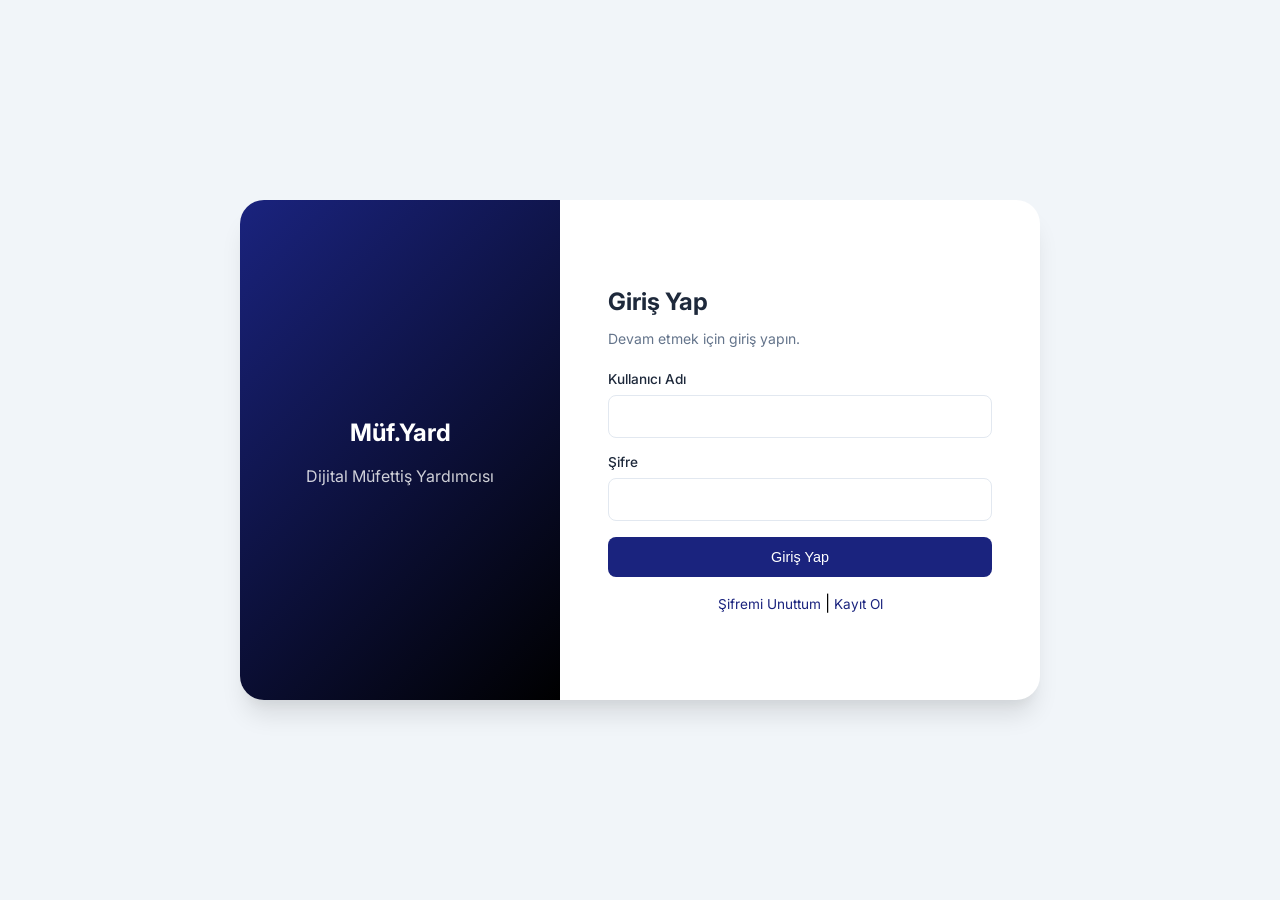
<file: auth_export.html>
<!DOCTYPE html>
<html lang="tr">

<head>
    <meta charset="UTF-8">
    <meta name="viewport" content="width=device-width, initial-scale=1.0">
    <title>Giriş Paneli - Müf.Yard</title>
    <link href="https://fonts.googleapis.com/css2?family=Inter:wght@300;400;500;600;700&display=swap" rel="stylesheet">
    <style>
        :root {
            --primary-color: #1a237e;
            --danger: #ef4444;
            --text-main: #1e293b;
            --text-secondary: #64748b;
            --bg-body: #f1f5f9;
        }

        body {
            font-family: 'Inter', sans-serif;
            margin: 0;
            background-color: var(--bg-body);
            display: flex;
            justify-content: center;
            align-items: center;
            height: 100vh;
        }

        .auth-card {
            display: flex;
            width: 800px;
            height: 500px;
            background: white;
            border-radius: 1.5rem;
            box-shadow: 0 20px 25px -5px rgba(0, 0, 0, 0.1), 0 10px 10px -5px rgba(0, 0, 0, 0.04);
            overflow: hidden;
        }

        .login-sidebar {
            width: 40%;
            background: linear-gradient(135deg, var(--primary-color) 0%, #000000 100%);
            display: flex;
            align-items: center;
            justify-content: center;
            padding: 2rem;
            color: white;
        }

        .login-main {
            width: 60%;
            padding: 3rem;
            display: flex;
            flex-direction: column;
            justify-content: center;
            overflow-y: auto;
        }

        h3 {
            margin-top: 0;
            margin-bottom: 0.5rem;
            color: var(--text-main);
            font-size: 1.5rem;
        }

        .text-sm {
            font-size: 0.875rem;
            color: var(--text-secondary);
            margin-bottom: 1.5rem;
        }

        .form-group {
            margin-bottom: 1rem;
        }

        label {
            display: block;
            margin-bottom: 0.5rem;
            font-size: 0.85rem;
            font-weight: 500;
            color: var(--text-main);
        }

        input {
            width: 100%;
            padding: 0.75rem;
            border: 1px solid #e2e8f0;
            border-radius: 0.5rem;
            font-family: inherit;
            font-size: 0.9rem;
            box-sizing: border-box;
            transition: border-color 0.2s;
        }

        input:focus {
            outline: none;
            border-color: var(--primary-color);
        }

        .btn {
            display: inline-flex;
            align-items: center;
            justify-content: center;
            padding: 0.75rem 1.5rem;
            border-radius: 0.5rem;
            font-weight: 500;
            font-size: 0.9rem;
            cursor: pointer;
            transition: all 0.2s;
            border: none;
        }

        .btn-primary {
            background-color: var(--primary-color);
            color: white;
        }

        .btn-primary:hover {
            opacity: 0.9;
        }

        .links {
            margin-top: 1rem;
            text-align: center;
        }

        a {
            color: var(--primary-color);
            text-decoration: none;
            font-size: 0.85rem;
            cursor: pointer;
        }

        a:hover {
            text-decoration: underline;
        }
    </style>
</head>

<body>

    <div class="auth-card">
        <!-- LEFT SIDEBAR -->
        <div class="login-sidebar">
            <div style="text-align: center;">
                <h2>Müf.Yard</h2>
                <p style="opacity: 0.8;">Dijital Müfettiş Yardımcısı</p>
            </div>
        </div>

        <!-- RIGHT CONTENT -->
        <div class="login-main">
            <!-- 1. Kayıt / Kurulum Ekranı -->
            <div id="auth-register" class="auth-screen" style="display:none;">
                <h3>Kayıt Ol</h3>
                <p class="text-sm">Hesabınızı oluşturun.</p>

                <div class="form-group">
                    <label>Ad Soyad</label>
                    <input type="text" id="reg-fullname" placeholder="Adınız Soyadınız">
                </div>

                <div class="form-group">
                    <label>Kullanıcı Adı</label>
                    <input type="text" id="reg-username" placeholder="Kullanıcı Adı">
                </div>

                <div class="form-group">
                    <label>Şifre</label>
                    <input type="password" id="reg-password" placeholder="******">
                </div>

                <div class="form-group">
                    <label>Güvenlik Sorusu</label>
                    <input type="text" id="reg-question" placeholder="Örn: İlk evcil hayvanım?">
                </div>

                <div class="form-group">
                    <label>Güvenlik Cevabı</label>
                    <input type="text" id="reg-answer" placeholder="Cevabınız">
                </div>

                <button class="btn btn-primary" style="width:100%;" onclick="AuthManager.register()">
                    Kayıt Ol
                </button>

                <div class="links">
                    <a onclick="AuthManager.showScreen('login')">Zaten hesabın var mı? Giriş Yap</a>
                </div>
            </div>

            <!-- 2. Giriş Ekranı -->
            <div id="auth-login" class="auth-screen">
                <h3>Giriş Yap</h3>
                <p class="text-sm">Devam etmek için giriş yapın.</p>

                <div class="form-group">
                    <label>Kullanıcı Adı</label>
                    <input type="text" id="login-username">
                </div>

                <div class="form-group">
                    <label>Şifre</label>
                    <input type="password" id="login-password">
                </div>

                <div id="login-error" style="color:var(--danger); font-size:0.85rem; display:none; margin-bottom:1rem;">
                </div>

                <button class="btn btn-primary" style="width:100%;" onclick="AuthManager.login()">
                    Giriş Yap
                </button>

                <div class="links">
                    <a onclick="AuthManager.showScreen('forgot')">Şifremi Unuttum</a> |
                    <a onclick="AuthManager.showScreen('register')">Kayıt Ol</a>
                </div>
            </div>

            <!-- 3. Şifremi Unuttum Ekranı -->
            <div id="auth-forgot" class="auth-screen" style="display:none;">
                <h3>Şifre Yenileme</h3>

                <div id="forgot-step-1">
                    <p class="text-sm">Kullanıcı adınızı girin.</p>
                    <div class="form-group">
                        <label>Kullanıcı Adı</label>
                        <input type="text" id="forgot-username">
                    </div>
                    <button class="btn btn-primary" style="width:100%;" onclick="AuthManager.checkRecoveryUser()">
                        Devam Et
                    </button>
                    <div class="links">
                        <a onclick="AuthManager.showScreen('login')">Girişe Dön</a>
                    </div>
                </div>

                <div id="forgot-step-2" style="display:none;">
                    <p class="text-sm">Güvenlik sorusunu cevaplayın.</p>

                    <div class="form-group">
                        <label id="recovery-question-display" style="color:var(--primary-color);"></label>
                        <input type="text" id="forgot-answer" placeholder="Cevabınız">
                    </div>

                    <div class="form-group">
                        <label>Yeni Şifre</label>
                        <input type="password" id="new-password">
                    </div>

                    <button class="btn btn-primary" style="width:100%;" onclick="AuthManager.resetPassword()">
                        Şifreyi Güncelle
                    </button>
                    <div class="links">
                        <a onclick="AuthManager.showScreen('login')">İptal</a>
                    </div>
                </div>
            </div>
        </div>
    </div>

    <script>
        // Simple Storage Manager for Standalone usage
        const StorageManager = {
            get: (key) => {
                const item = localStorage.getItem(key);
                return item ? JSON.parse(item) : null;
            },
            set: (key, value) => {
                localStorage.setItem(key, JSON.stringify(value));
            }
        };

        const AuthManager = {
            getUser: () => {
                return StorageManager.get('app_user');
            },

            register: () => {
                const fullname = document.getElementById('reg-fullname').value.trim();
                const username = document.getElementById('reg-username').value.trim();
                const password = document.getElementById('reg-password').value;
                const question = document.getElementById('reg-question').value;
                const answer = document.getElementById('reg-answer').value.trim();

                if (!fullname || !username || !password || !answer) {
                    alert('Lütfen tüm alanları doldurunuz.');
                    return;
                }

                const user = {
                    fullname,
                    username,
                    password,
                    question,
                    answer: answer.toLowerCase()
                };

                StorageManager.set('app_user', user);
                alert('Kayıt başarılı! Giriş yapabilirsiniz.');
                AuthManager.showScreen('login');
            },

            login: () => {
                const username = document.getElementById('login-username').value.trim();
                const password = document.getElementById('login-password').value;
                const errorMsg = document.getElementById('login-error');

                const user = AuthManager.getUser();

                if (!user) {
                    alert('Kullanıcı bulunamadı. Lütfen kayıt olun.');
                    return;
                }

                if (user.username === username && user.password === password) {
                    errorMsg.style.display = 'none';
                    alert('Giriş Başarılı! Hoşgeldin ' + user.fullname);
                    // Redirect or load main app content here
                } else {
                    errorMsg.style.display = 'block';
                    errorMsg.textContent = 'Kullanıcı adı veya şifre hatalı.';
                }
            },

            showScreen: (screenName) => {
                ['login', 'register', 'forgot'].forEach(s => {
                    document.getElementById(`auth-${s}`).style.display = 'none';
                });
                document.getElementById(`auth-${screenName}`).style.display = 'block';

                if (screenName === 'login') {
                    const err = document.getElementById('login-error');
                    if (err) err.style.display = 'none';
                }
            },

            checkRecoveryUser: () => {
                const username = document.getElementById('forgot-username').value.trim();
                const user = AuthManager.getUser();

                if (user && user.username === username) {
                    document.getElementById('forgot-step-1').style.display = 'none';
                    document.getElementById('forgot-step-2').style.display = 'block';
                    document.getElementById('recovery-question-display').textContent = user.question || 'Güvenlik Sorusu';
                } else {
                    alert('Kullanıcı bulunamadı.');
                }
            },

            resetPassword: () => {
                const answer = document.getElementById('forgot-answer').value.trim().toLowerCase();
                const newPass = document.getElementById('new-password').value;
                const user = AuthManager.getUser();

                if (user.answer === answer) {
                    user.password = newPass;
                    StorageManager.set('app_user', user);
                    alert('Şifre güncellendi.');
                    location.reload();
                } else {
                    alert('Cevap hatalı!');
                }
            }
        };
    </script>
</body>

</html>
</file>
